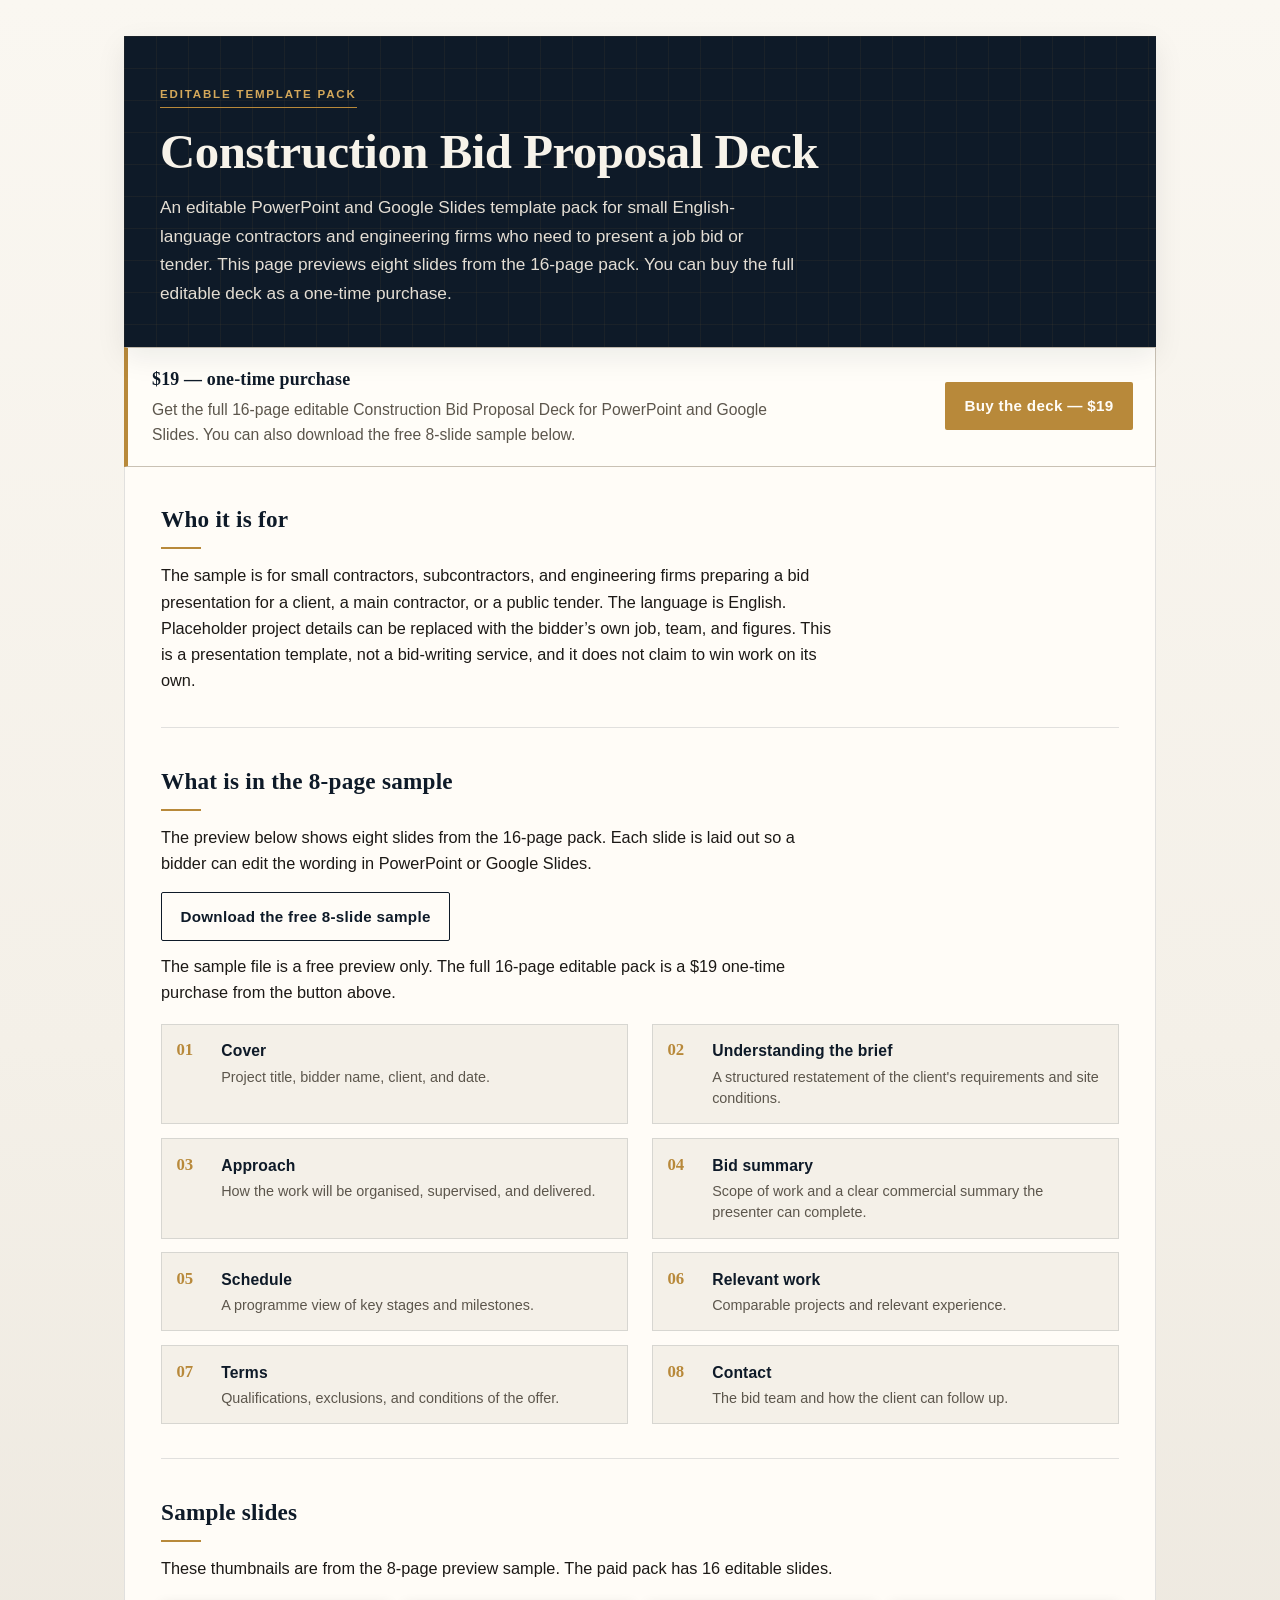
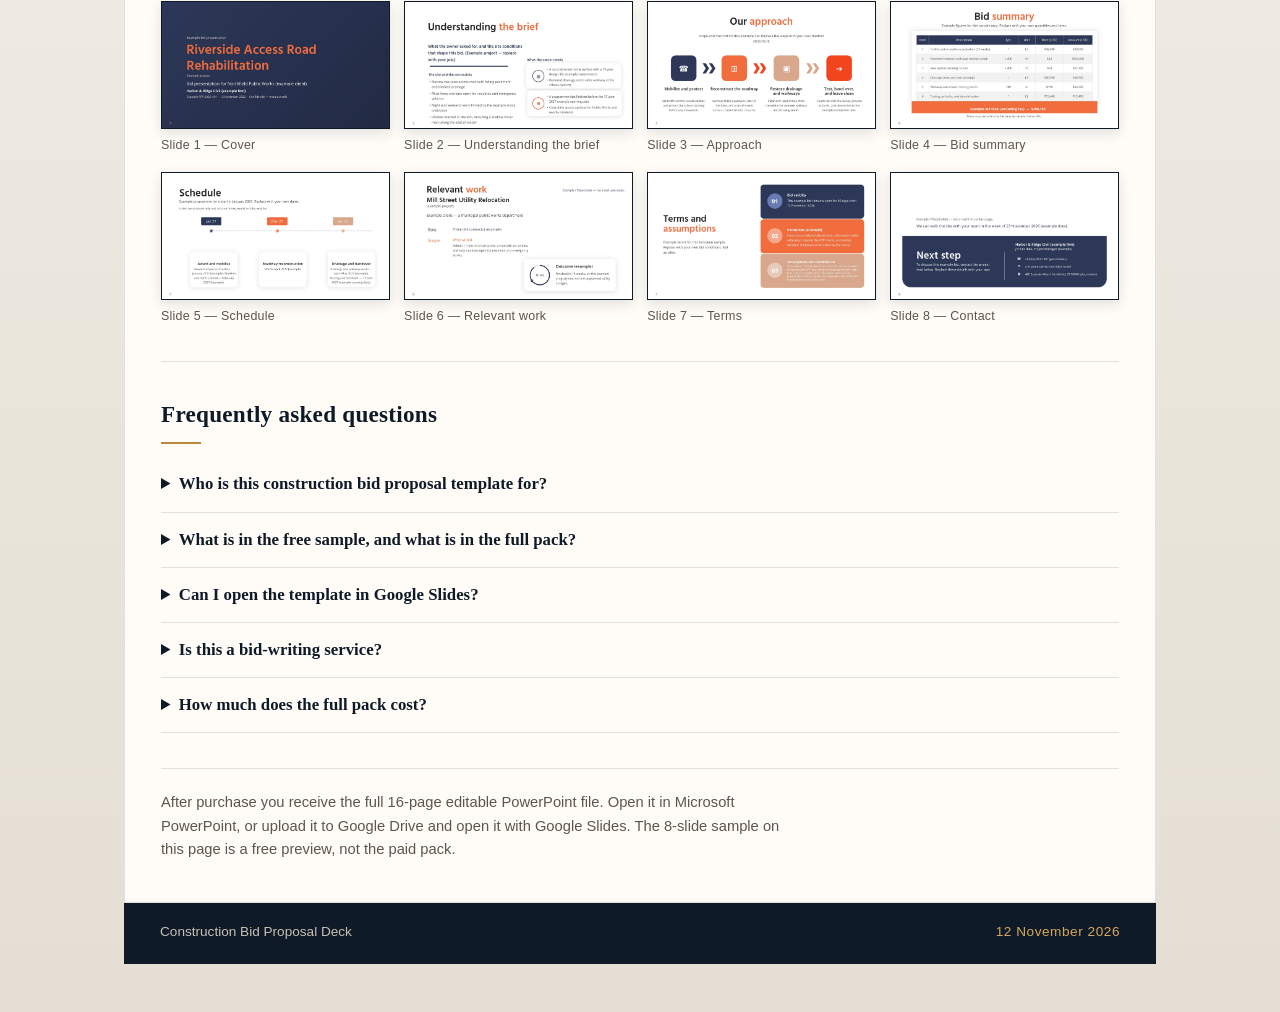
<file: index.html>
<!DOCTYPE html>
<html lang="en">
<head>
  <meta charset="utf-8">
  <meta name="viewport" content="width=device-width, initial-scale=1">
  <title>Construction Bid Proposal Template for PowerPoint and Google Slides</title>
  <meta name="description" content="A 16-page editable PowerPoint and Google Slides template for small contractors and engineering firms presenting a job bid or tender. $19 one-time. Preview eight slides free.">
  <link rel="canonical" href="https://xuchunsun-byte.github.io/construction-bid-proposal-preview/">
  <meta property="og:type" content="website">
  <meta property="og:title" content="Construction Bid Proposal Template for PowerPoint and Google Slides">
  <meta property="og:description" content="A 16-page editable bid presentation template for small contractors and engineering firms. $19 one-time, with an 8-slide free preview.">
  <meta property="og:url" content="https://xuchunsun-byte.github.io/construction-bid-proposal-preview/">
  <meta property="og:image" content="https://xuchunsun-byte.github.io/construction-bid-proposal-preview/slides/01.png">
  <meta name="twitter:card" content="summary_large_image">
  <meta name="twitter:title" content="Construction Bid Proposal Template for PowerPoint and Google Slides">
  <meta name="twitter:description" content="A 16-page editable bid presentation template for small contractors and engineering firms. $19 one-time, with an 8-slide free preview.">
  <meta name="twitter:image" content="https://xuchunsun-byte.github.io/construction-bid-proposal-preview/slides/01.png">
  <script type="application/ld+json">
  {
    "@context": "https://schema.org",
    "@type": "Product",
    "name": "Construction Bid Proposal Deck",
    "description": "A 16-page editable PowerPoint and Google Slides template for small contractors and engineering firms presenting a job bid or tender. An 8-slide sample is free to preview and download.",
    "image": "https://xuchunsun-byte.github.io/construction-bid-proposal-preview/slides/01.png",
    "url": "https://xuchunsun-byte.github.io/construction-bid-proposal-preview/",
    "brand": { "@type": "Brand", "name": "Construction Bid Proposal Deck" },
    "offers": {
      "@type": "Offer",
      "price": "19.00",
      "priceCurrency": "USD",
      "availability": "https://schema.org/InStock",
      "url": "https://xuchunsun-byte.github.io/construction-bid-proposal-preview/"
    }
  }
  </script>
  <link rel="stylesheet" href="styles.css">
</head>
<body>
  <div class="page">
    <header class="masthead">
      <div class="masthead-inner">
        <p class="eyebrow">Editable template pack</p>
        <h1>Construction Bid Proposal Deck</h1>
        <p class="lead">An editable PowerPoint and Google Slides template pack for small English-language contractors and engineering firms who need to present a job bid or tender. This page previews eight slides from the 16-page pack. You can buy the full editable deck as a one-time purchase.</p>
      </div>
    </header>

    <aside class="notice buy" role="region" aria-label="Purchase">
      <div>
        <strong>$19 — one-time purchase</strong>
        <p>Get the full 16-page editable Construction Bid Proposal Deck for PowerPoint and Google Slides. You can also download the free 8-slide sample below.</p>
      </div>
      <a class="btn-buy" href="https://www.creem.io/product/prod_3q50oH0N3NK7byc4ZSoiks">Buy the deck — $19</a>
    </aside>

    <main>
      <section>
        <h2>Who it is for<span class="rule" aria-hidden="true"></span></h2>
        <p class="prose">The sample is for small contractors, subcontractors, and engineering firms preparing a bid presentation for a client, a main contractor, or a public tender. The language is English. Placeholder project details can be replaced with the bidder’s own job, team, and figures. This is a presentation template, not a bid-writing service, and it does not claim to win work on its own.</p>
      </section>

      <section>
        <h2>What is in the 8-page sample<span class="rule" aria-hidden="true"></span></h2>
        <p class="prose">The preview below shows eight slides from the 16-page pack. Each slide is laid out so a bidder can edit the wording in PowerPoint or Google Slides.</p>
        <p class="sample-actions"><a class="btn-sample" href="sample/Construction-Bid-Proposal-Sample.pptx" download>Download the free 8-slide sample</a></p>
        <p class="prose">The sample file is a free preview only. The full 16-page editable pack is a $19 one-time purchase from the button above.</p>
        <ol class="sample-list">
          <li>
            <span class="num">01</span>
            <div>
              <h3>Cover</h3>
              <p>Project title, bidder name, client, and date.</p>
            </div>
          </li>
          <li>
            <span class="num">02</span>
            <div>
              <h3>Understanding the brief</h3>
              <p>A structured restatement of the client's requirements and site conditions.</p>
            </div>
          </li>
          <li>
            <span class="num">03</span>
            <div>
              <h3>Approach</h3>
              <p>How the work will be organised, supervised, and delivered.</p>
            </div>
          </li>
          <li>
            <span class="num">04</span>
            <div>
              <h3>Bid summary</h3>
              <p>Scope of work and a clear commercial summary the presenter can complete.</p>
            </div>
          </li>
          <li>
            <span class="num">05</span>
            <div>
              <h3>Schedule</h3>
              <p>A programme view of key stages and milestones.</p>
            </div>
          </li>
          <li>
            <span class="num">06</span>
            <div>
              <h3>Relevant work</h3>
              <p>Comparable projects and relevant experience.</p>
            </div>
          </li>
          <li>
            <span class="num">07</span>
            <div>
              <h3>Terms</h3>
              <p>Qualifications, exclusions, and conditions of the offer.</p>
            </div>
          </li>
          <li>
            <span class="num">08</span>
            <div>
              <h3>Contact</h3>
              <p>The bid team and how the client can follow up.</p>
            </div>
          </li>
        </ol>
      </section>

      <section>
        <h2>Sample slides<span class="rule" aria-hidden="true"></span></h2>
        <p class="prose">These thumbnails are from the 8-page preview sample. The paid pack has 16 editable slides.</p>
        <div class="thumbs">
        <figure class="thumb">
          <div class="thumb-frame">
            <img src="slides/01.png" alt="Slide 1: Cover" onerror="this.remove()">
            <div class="thumb-placeholder">
              <span class="thumb-num">01</span>
              <span class="thumb-label">Cover</span>
            </div>
          </div>
          <figcaption>Slide 1 — Cover</figcaption>
        </figure>
        <figure class="thumb">
          <div class="thumb-frame">
            <img src="slides/02.png" alt="Slide 2: Understanding the brief" onerror="this.remove()">
            <div class="thumb-placeholder">
              <span class="thumb-num">02</span>
              <span class="thumb-label">Understanding the brief</span>
            </div>
          </div>
          <figcaption>Slide 2 — Understanding the brief</figcaption>
        </figure>
        <figure class="thumb">
          <div class="thumb-frame">
            <img src="slides/03.png" alt="Slide 3: Approach" onerror="this.remove()">
            <div class="thumb-placeholder">
              <span class="thumb-num">03</span>
              <span class="thumb-label">Approach</span>
            </div>
          </div>
          <figcaption>Slide 3 — Approach</figcaption>
        </figure>
        <figure class="thumb">
          <div class="thumb-frame">
            <img src="slides/04.png" alt="Slide 4: Bid summary" onerror="this.remove()">
            <div class="thumb-placeholder">
              <span class="thumb-num">04</span>
              <span class="thumb-label">Bid summary</span>
            </div>
          </div>
          <figcaption>Slide 4 — Bid summary</figcaption>
        </figure>
        <figure class="thumb">
          <div class="thumb-frame">
            <img src="slides/05.png" alt="Slide 5: Schedule" onerror="this.remove()">
            <div class="thumb-placeholder">
              <span class="thumb-num">05</span>
              <span class="thumb-label">Schedule</span>
            </div>
          </div>
          <figcaption>Slide 5 — Schedule</figcaption>
        </figure>
        <figure class="thumb">
          <div class="thumb-frame">
            <img src="slides/06.png" alt="Slide 6: Relevant work" onerror="this.remove()">
            <div class="thumb-placeholder">
              <span class="thumb-num">06</span>
              <span class="thumb-label">Relevant work</span>
            </div>
          </div>
          <figcaption>Slide 6 — Relevant work</figcaption>
        </figure>
        <figure class="thumb">
          <div class="thumb-frame">
            <img src="slides/07.png" alt="Slide 7: Terms" onerror="this.remove()">
            <div class="thumb-placeholder">
              <span class="thumb-num">07</span>
              <span class="thumb-label">Terms</span>
            </div>
          </div>
          <figcaption>Slide 7 — Terms</figcaption>
        </figure>
        <figure class="thumb">
          <div class="thumb-frame">
            <img src="slides/08.png" alt="Slide 8: Contact" onerror="this.remove()">
            <div class="thumb-placeholder">
              <span class="thumb-num">08</span>
              <span class="thumb-label">Contact</span>
            </div>
          </div>
          <figcaption>Slide 8 — Contact</figcaption>
        </figure>
        </div>
      </section>


      <section class="faq" id="faq">
        <h2>Frequently asked questions<span class="rule" aria-hidden="true"></span></h2>
        <details>
          <summary>Who is this construction bid proposal template for?</summary>
          <p>Small contractors, subcontractors, and engineering firms who need an English-language slide deck to present a job bid or tender to a client, a main contractor, or a public body. Placeholder project details can be replaced with the bidder’s own job, team, and figures.</p>
        </details>
        <details>
          <summary>What is in the free sample, and what is in the full pack?</summary>
          <p>The free sample is an 8-slide editable PowerPoint file: cover, understanding the brief, approach, bid summary, schedule, relevant work, terms, and contact. You can download it from this page. The paid pack is the complete 16-page editable deck, a $19 one-time purchase from the button on this page.</p>
        </details>
        <details>
          <summary>Can I open the template in Google Slides?</summary>
          <p>Yes. Open the PowerPoint file in Microsoft PowerPoint, or upload it to Google Drive and open it with Google Slides.</p>
        </details>
        <details>
          <summary>Is this a bid-writing service?</summary>
          <p>No. This is a presentation template. It does not write the bid, and it does not claim to win work on its own.</p>
        </details>
        <details>
          <summary>How much does the full pack cost?</summary>
          <p>The full 16-page editable pack is $19, paid once. Checkout is on this page. The 8-slide sample remains free to preview and download.</p>
        </details>
      </section>

      <div class="internal-note">
        <p>After purchase you receive the full 16-page editable PowerPoint file. Open it in Microsoft PowerPoint, or upload it to Google Drive and open it with Google Slides. The 8-slide sample on this page is a free preview, not the paid pack.</p>
      </div>
    </main>

    <footer class="site-footer">
      <p>Construction Bid Proposal Deck</p>
      <p><time datetime="2026-11-12">12 November 2026</time></p>
    </footer>
  </div>
</body>
</html>
</file>
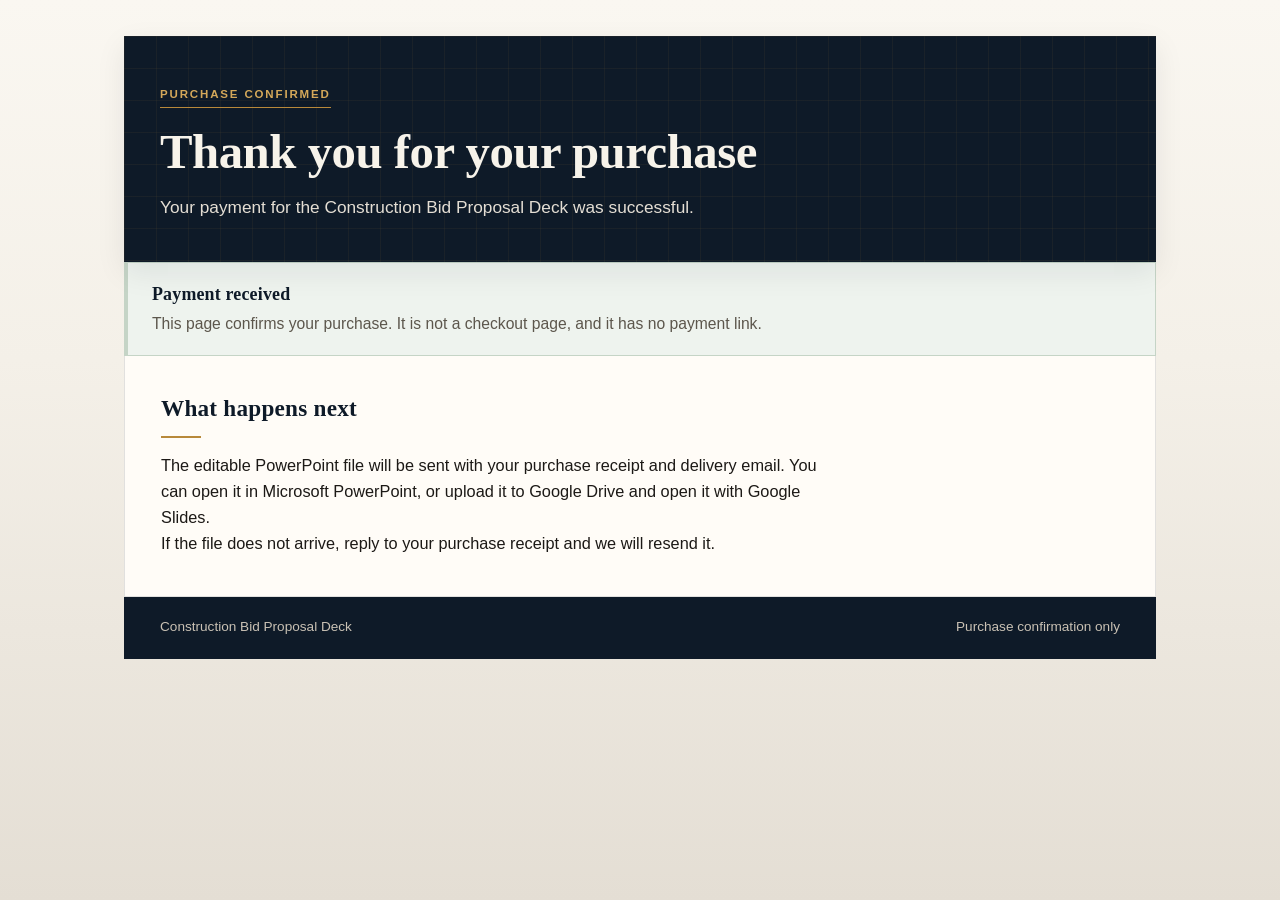
<file: thanks/index.html>
<!DOCTYPE html>
<html lang="en">
<head>
  <meta charset="utf-8">
  <meta name="viewport" content="width=device-width, initial-scale=1">
  <meta name="robots" content="noindex, nofollow">
  <title>Thank you — Construction Bid Proposal Deck</title>
  <link rel="stylesheet" href="../styles.css">
</head>
<body>
  <div class="page">
    <div id="state-success">
      <header class="masthead">
        <div class="masthead-inner">
          <p class="eyebrow">Purchase confirmed</p>
          <h1>Thank you for your purchase</h1>
          <p class="lead">Your payment for the Construction Bid Proposal Deck was successful.</p>
        </div>
      </header>

      <aside class="notice success" role="status">
        <strong>Payment received</strong>
        <p>This page confirms your purchase. It is not a checkout page, and it has no payment link.</p>
      </aside>

      <main>
        <section>
          <h2>What happens next<span class="rule" aria-hidden="true"></span></h2>
          <p class="prose">The editable PowerPoint file will be sent with your purchase receipt and delivery email. You can open it in Microsoft PowerPoint, or upload it to Google Drive and open it with Google Slides.</p>
          <p class="prose">If the file does not arrive, reply to your purchase receipt and we will resend it.</p>
        </section>
      </main>
    </div>

    <div id="state-cancelled" hidden>
      <header class="masthead">
        <div class="masthead-inner">
          <p class="eyebrow">Payment cancelled</p>
          <h1>Your payment was cancelled</h1>
          <p class="lead">No purchase was completed, and you have not been charged for this order.</p>
        </div>
      </header>

      <aside class="notice cancel" role="status">
        <strong>Checkout was cancelled</strong>
        <p>This page has no payment link. You can close it, or come back to the product page later if you still want the deck.</p>
      </aside>
    </div>

    <footer class="site-footer">
      <p>Construction Bid Proposal Deck</p>
      <p id="footer-note">Purchase confirmation only</p>
    </footer>
  </div>
  <script>
    (function () {
      var params = new URLSearchParams(window.location.search);
      var value = (params.get("cancelled") || "").toLowerCase();
      if (value === "1" || value === "true" || value === "yes") {
        var success = document.getElementById("state-success");
        var cancelled = document.getElementById("state-cancelled");
        var footer = document.getElementById("footer-note");
        if (success) success.hidden = true;
        if (cancelled) cancelled.hidden = false;
        if (footer) footer.textContent = "Payment cancelled";
        document.title = "Payment cancelled — Construction Bid Proposal Deck";
      }
    })();
  </script>
</body>
</html>
</file>
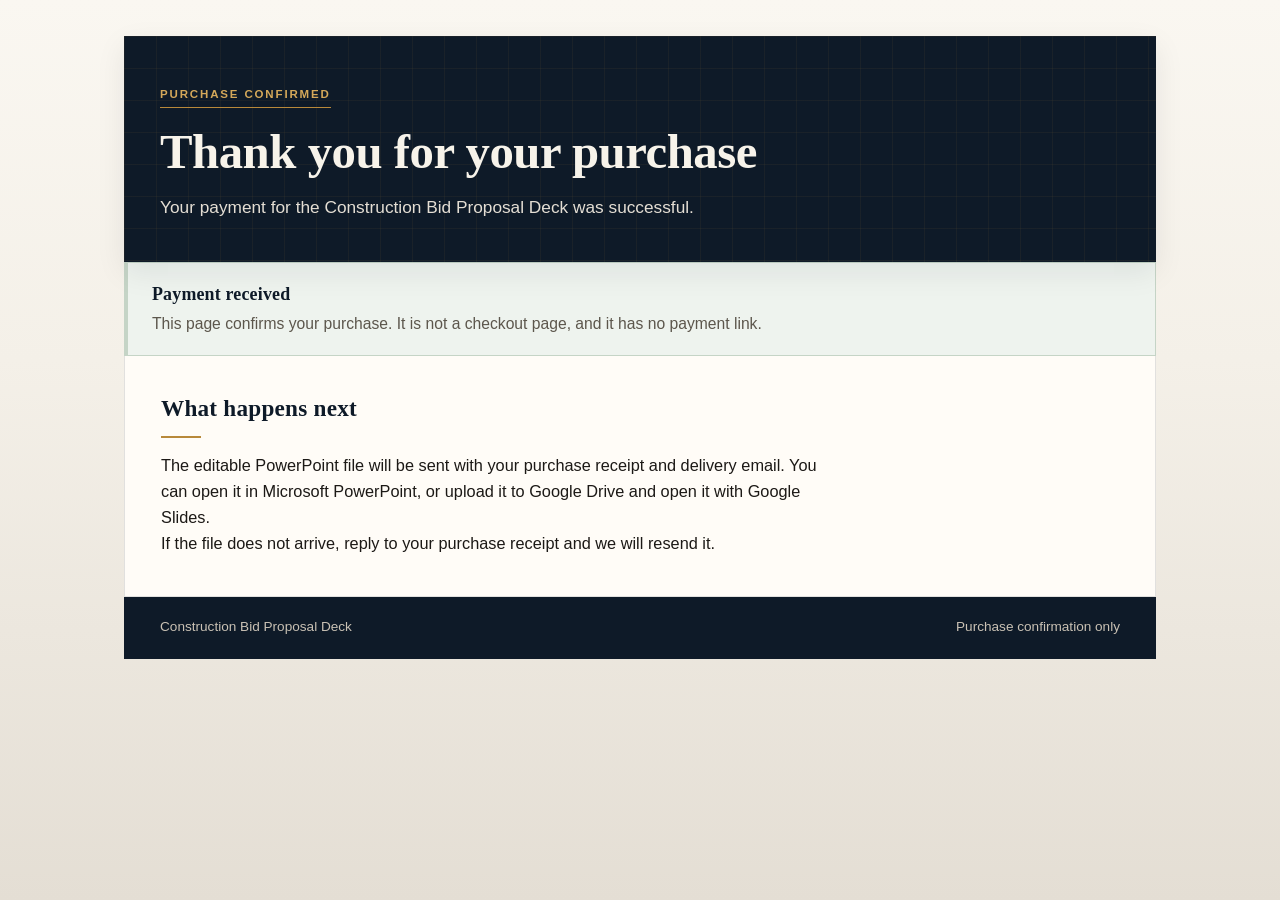
<file: thanks.html>
<!DOCTYPE html>
<html lang="en">
<head>
  <meta charset="utf-8">
  <meta name="viewport" content="width=device-width, initial-scale=1">
  <meta name="robots" content="noindex, nofollow">
  <title>Thank you — Construction Bid Proposal Deck</title>
  <link rel="stylesheet" href="styles.css">
</head>
<body>
  <div class="page">
    <div id="state-success">
      <header class="masthead">
        <div class="masthead-inner">
          <p class="eyebrow">Purchase confirmed</p>
          <h1>Thank you for your purchase</h1>
          <p class="lead">Your payment for the Construction Bid Proposal Deck was successful.</p>
        </div>
      </header>

      <aside class="notice success" role="status">
        <strong>Payment received</strong>
        <p>This page confirms your purchase. It is not a checkout page, and it has no payment link.</p>
      </aside>

      <main>
        <section>
          <h2>What happens next<span class="rule" aria-hidden="true"></span></h2>
          <p class="prose">The editable PowerPoint file will be sent with your purchase receipt and delivery email. You can open it in Microsoft PowerPoint, or upload it to Google Drive and open it with Google Slides.</p>
          <p class="prose">If the file does not arrive, reply to your purchase receipt and we will resend it.</p>
        </section>
      </main>
    </div>

    <div id="state-cancelled" hidden>
      <header class="masthead">
        <div class="masthead-inner">
          <p class="eyebrow">Payment cancelled</p>
          <h1>Your payment was cancelled</h1>
          <p class="lead">No purchase was completed, and you have not been charged for this order.</p>
        </div>
      </header>

      <aside class="notice cancel" role="status">
        <strong>Checkout was cancelled</strong>
        <p>This page has no payment link. You can close it, or come back to the product page later if you still want the deck.</p>
      </aside>
    </div>

    <footer class="site-footer">
      <p>Construction Bid Proposal Deck</p>
      <p id="footer-note">Purchase confirmation only</p>
    </footer>
  </div>
  <script>
    (function () {
      var params = new URLSearchParams(window.location.search);
      var value = (params.get("cancelled") || "").toLowerCase();
      if (value === "1" || value === "true" || value === "yes") {
        var success = document.getElementById("state-success");
        var cancelled = document.getElementById("state-cancelled");
        var footer = document.getElementById("footer-note");
        if (success) success.hidden = true;
        if (cancelled) cancelled.hidden = false;
        if (footer) footer.textContent = "Payment cancelled";
        document.title = "Payment cancelled — Construction Bid Proposal Deck";
      }
    })();
  </script>
</body>
</html>
</file>
<file: styles.css>
/* Construction Bid Proposal Deck — local preview styles */
:root {
  --navy: #0e1a28;
  --navy-mid: #1a2f45;
  --navy-deep: #0a1420;
  --ink: #1c1916;
  --muted: #5c564c;
  --stone: #8a8378;
  --concrete: #e4ded4;
  --concrete-dark: #c9c1b4;
  --paper: #f4f0e8;
  --paper-warm: #faf7f1;
  --amber: #b8893a;
  --amber-soft: #d4a85a;
  --line: rgba(14, 26, 40, 0.12);
  --shadow: 0 10px 28px rgba(14, 26, 40, 0.08);
  --serif: "Palatino Linotype", Palatino, "Book Antiqua", Georgia, "Times New Roman", serif;
  --sans: "Segoe UI", "Helvetica Neue", Helvetica, Arial, sans-serif;
}

*,
*::before,
*::after {
  box-sizing: border-box;
}

html {
  font-size: 16px;
  scroll-behavior: smooth;
}

body {
  margin: 0;
  color: var(--ink);
  background:
    linear-gradient(180deg, var(--paper-warm) 0%, var(--paper) 40%, var(--concrete) 100%);
  font-family: var(--sans);
  line-height: 1.6;
  min-height: 100vh;
}

.page {
  max-width: 1080px;
  margin: 0 auto;
  padding: 2.25rem 1.5rem 3rem;
}

/* Masthead */
.masthead {
  background: var(--navy);
  color: var(--paper);
  padding: 2.75rem 2.25rem 2.5rem;
  position: relative;
  overflow: hidden;
  box-shadow: var(--shadow);
}

.masthead::before {
  content: "";
  position: absolute;
  inset: 0;
  background-image:
    linear-gradient(rgba(184, 137, 58, 0.07) 1px, transparent 1px),
    linear-gradient(90deg, rgba(184, 137, 58, 0.07) 1px, transparent 1px);
  background-size: 32px 32px;
  pointer-events: none;
}

.masthead-inner {
  position: relative;
  z-index: 1;
}

.eyebrow {
  display: inline-block;
  margin: 0 0 1rem;
  padding: 0.2rem 0;
  border-bottom: 1px solid var(--amber);
  color: var(--amber-soft);
  font-size: 0.72rem;
  font-weight: 600;
  letter-spacing: 0.16em;
  text-transform: uppercase;
}

.masthead h1 {
  margin: 0 0 0.85rem;
  font-family: var(--serif);
  font-size: clamp(2rem, 4.2vw, 3.05rem);
  font-weight: 600;
  line-height: 1.15;
  letter-spacing: -0.01em;
  color: #f7f3ea;
}

.lead {
  margin: 0;
  max-width: 40rem;
  color: var(--concrete);
  font-size: 1.08rem;
  line-height: 1.65;
}

/* Notice */
.notice {
  margin-top: 0;
  padding: 1.05rem 1.4rem 1.15rem 1.5rem;
  background: #fffdf8;
  border: 1px solid var(--concrete-dark);
  border-left: 4px solid var(--amber);
  color: var(--navy);
}

.notice strong {
  display: block;
  margin-bottom: 0.2rem;
  font-family: var(--serif);
  font-size: 1.12rem;
  font-weight: 600;
  letter-spacing: 0.01em;
}

.notice p {
  margin: 0;
  color: var(--muted);
  font-size: 0.98rem;
}

/* Sections */
main {
  background: #fffcf7;
  border: 1px solid var(--line);
  border-top: 0;
  padding: 0 2.25rem 2.5rem;
}

section {
  padding-top: 2.15rem;
}

section + section {
  border-top: 1px solid var(--line);
  margin-top: 2.15rem;
}

h2 {
  margin: 0 0 0.85rem;
  color: var(--navy);
  font-family: var(--serif);
  font-size: 1.45rem;
  font-weight: 600;
  letter-spacing: 0.01em;
}

h2 .rule {
  display: block;
  width: 2.5rem;
  height: 2px;
  margin-top: 0.55rem;
  background: var(--amber);
}

.prose {
  margin: 0;
  max-width: 42rem;
  color: var(--ink);
  font-size: 1.02rem;
}

/* Sample list */
.sample-list {
  list-style: none;
  margin: 1.15rem 0 0;
  padding: 0;
  display: grid;
  grid-template-columns: 1fr 1fr;
  gap: 0.85rem 1.5rem;
}

.sample-list li {
  display: grid;
  grid-template-columns: 2.1rem 1fr;
  gap: 0.7rem;
  align-items: start;
  padding: 0.85rem 0.9rem;
  background: var(--paper);
  border: 1px solid var(--line);
}

.sample-list .num {
  color: var(--amber);
  font-family: var(--serif);
  font-size: 1.05rem;
  font-weight: 600;
  line-height: 1.4;
}

.sample-list h3 {
  margin: 0 0 0.2rem;
  color: var(--navy);
  font-size: 0.98rem;
  font-weight: 650;
  letter-spacing: 0.01em;
}

.sample-list p {
  margin: 0;
  color: var(--muted);
  font-size: 0.9rem;
  line-height: 1.5;
}

/* Thumbnails */
.thumbs {
  display: grid;
  grid-template-columns: repeat(4, 1fr);
  gap: 1rem 0.9rem;
  margin-top: 1.2rem;
}

.thumb {
  margin: 0;
}

.thumb-frame {
  position: relative;
  aspect-ratio: 16 / 9;
  background:
    linear-gradient(165deg, var(--navy-mid) 0%, var(--navy) 55%, var(--navy-deep) 100%);
  border: 1px solid var(--navy);
  overflow: hidden;
  box-shadow: 0 4px 12px rgba(14, 26, 40, 0.12);
}

.thumb-frame::after {
  content: "";
  position: absolute;
  inset: 0;
  background-image:
    linear-gradient(rgba(244, 240, 232, 0.05) 1px, transparent 1px),
    linear-gradient(90deg, rgba(244, 240, 232, 0.05) 1px, transparent 1px);
  background-size: 16px 16px;
  pointer-events: none;
  z-index: 1;
}

.thumb-placeholder {
  position: absolute;
  inset: 0;
  z-index: 0;
  display: flex;
  flex-direction: column;
  align-items: flex-start;
  justify-content: flex-end;
  padding: 0.7rem 0.8rem 0.75rem;
  color: var(--paper);
}

.thumb-num {
  position: absolute;
  top: 0.55rem;
  right: 0.7rem;
  color: var(--amber-soft);
  font-family: var(--serif);
  font-size: 0.72rem;
  letter-spacing: 0.12em;
}

.thumb-label {
  font-size: 0.78rem;
  font-weight: 600;
  letter-spacing: 0.02em;
  line-height: 1.3;
}

.thumb-frame img {
  position: absolute;
  inset: 0;
  z-index: 2;
  width: 100%;
  height: 100%;
  object-fit: cover;
  display: block;
}

.thumb figcaption {
  margin-top: 0.4rem;
  color: var(--muted);
  font-size: 0.78rem;
  letter-spacing: 0.02em;
}

/* Internal note */
.internal-note {
  margin-top: 2.15rem;
  padding-top: 1.4rem;
  border-top: 1px solid var(--line);
  color: var(--muted);
  font-size: 0.92rem;
}

.internal-note p {
  margin: 0;
  max-width: 40rem;
}

/* Footer */
.site-footer {
  margin-top: 0;
  padding: 1.15rem 2.25rem 1.35rem;
  background: var(--navy);
  color: var(--concrete-dark);
  font-size: 0.85rem;
  display: flex;
  flex-wrap: wrap;
  justify-content: space-between;
  gap: 0.4rem 1.5rem;
}

.site-footer p {
  margin: 0;
}

.site-footer time {
  color: var(--amber-soft);
  letter-spacing: 0.04em;
}

@media (max-width: 800px) {
  .page {
    padding: 1.25rem 0.85rem 2rem;
  }

  .masthead,
  main {
    padding-left: 1.25rem;
    padding-right: 1.25rem;
  }

  .site-footer {
    padding-left: 1.25rem;
    padding-right: 1.25rem;
  }

  .sample-list,
  .thumbs {
    grid-template-columns: 1fr 1fr;
  }
}

@media (max-width: 520px) {
  .sample-list {
    grid-template-columns: 1fr;
  }

  .thumbs {
    grid-template-columns: 1fr 1fr;
    gap: 0.85rem 0.7rem;
  }
}

/* Purchase thank-you */
.notice.success {
  background: #eef3ee;
  border-color: #c5d4c6;
  color: var(--navy);
}
.notice.success strong {
  color: var(--navy);
}
.notice.cancel {
  background: #f7efe6;
  border-color: #e4d0b8;
  color: var(--navy);
}
.notice.cancel strong {
  color: var(--navy);
}

/* Purchase CTA */
.notice.buy {
  display: flex;
  flex-wrap: wrap;
  align-items: center;
  justify-content: space-between;
  gap: 1rem 1.5rem;
}
.notice.buy p {
  max-width: 40rem;
}
.btn-buy {
  display: inline-block;
  flex: 0 0 auto;
  background: var(--amber);
  color: #fffdf8;
  font-weight: 600;
  font-size: 0.95rem;
  letter-spacing: 0.02em;
  text-decoration: none;
  padding: 0.75rem 1.2rem;
  border-radius: 2px;
}
.btn-buy:hover,
.btn-buy:focus {
  background: #a67732;
  color: #fffdf8;
}

/* Free sample download */
.sample-actions {
  margin: 1rem 0 0.75rem;
}
.btn-sample {
  display: inline-block;
  background: transparent;
  color: var(--navy);
  font-weight: 600;
  font-size: 0.95rem;
  letter-spacing: 0.02em;
  text-decoration: none;
  padding: 0.7rem 1.15rem;
  border: 1px solid var(--navy);
  border-radius: 2px;
}
.btn-sample:hover,
.btn-sample:focus {
  background: var(--navy);
  color: #fffdf8;
}

/* FAQ */
.faq details {
  border-bottom: 1px solid var(--line);
  padding: 0.85rem 0;
}
.faq summary {
  cursor: pointer;
  color: var(--navy);
  font-family: var(--serif);
  font-size: 1.05rem;
  font-weight: 600;
}
.faq details p {
  margin: 0.55rem 0 0.15rem;
  color: var(--muted);
  max-width: 40rem;
}
</file>
